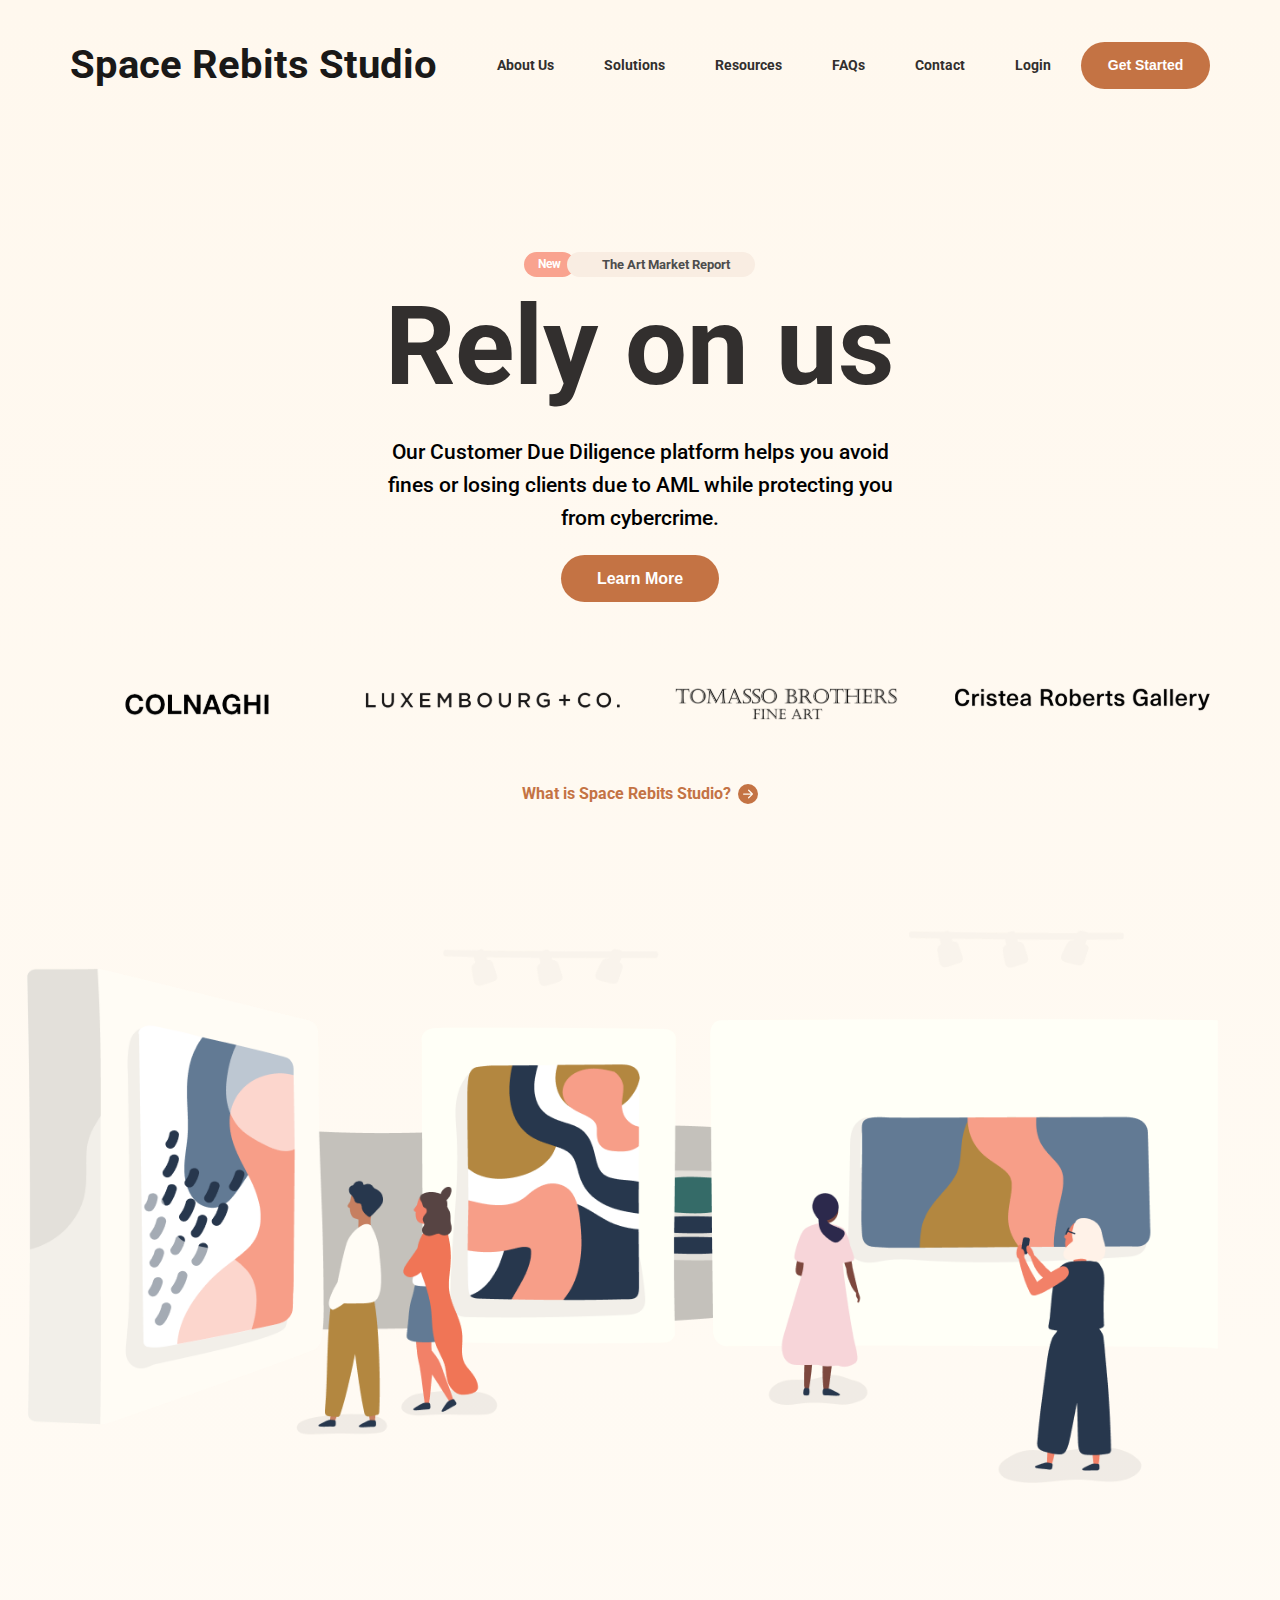
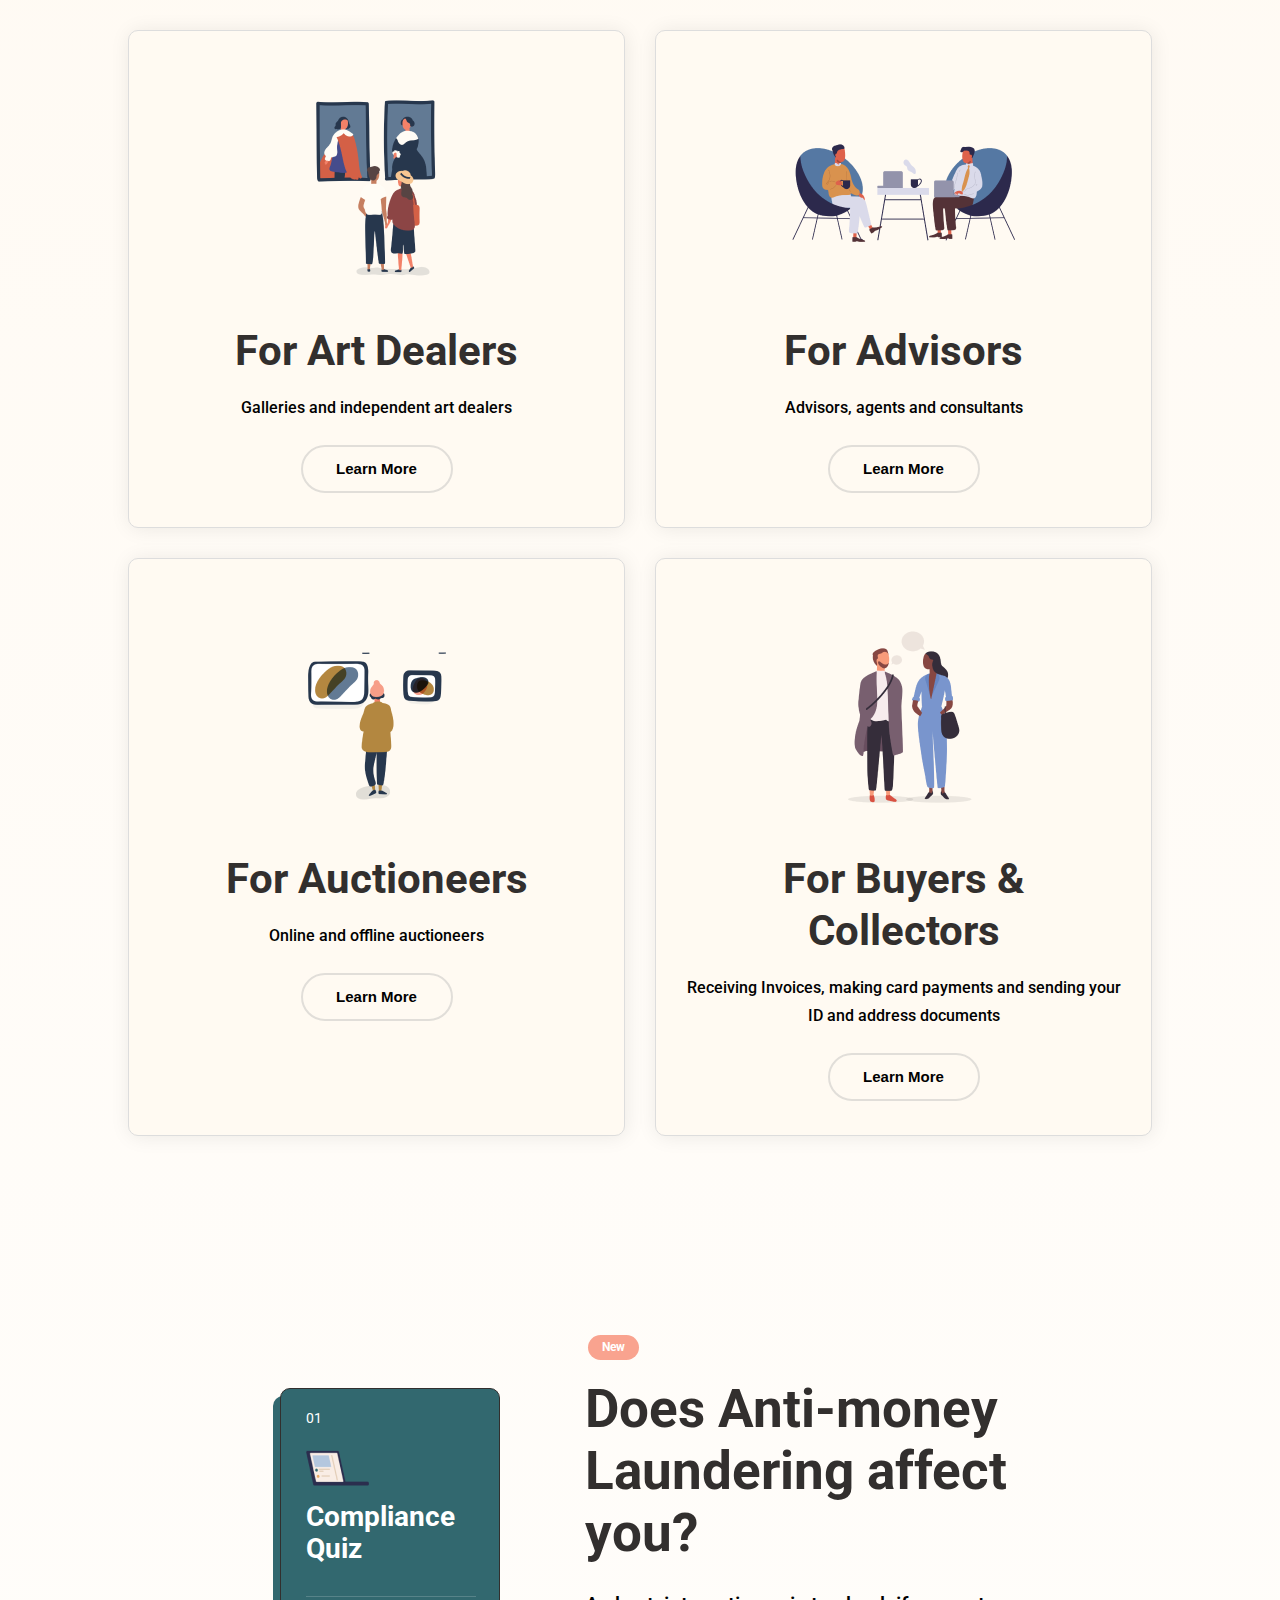
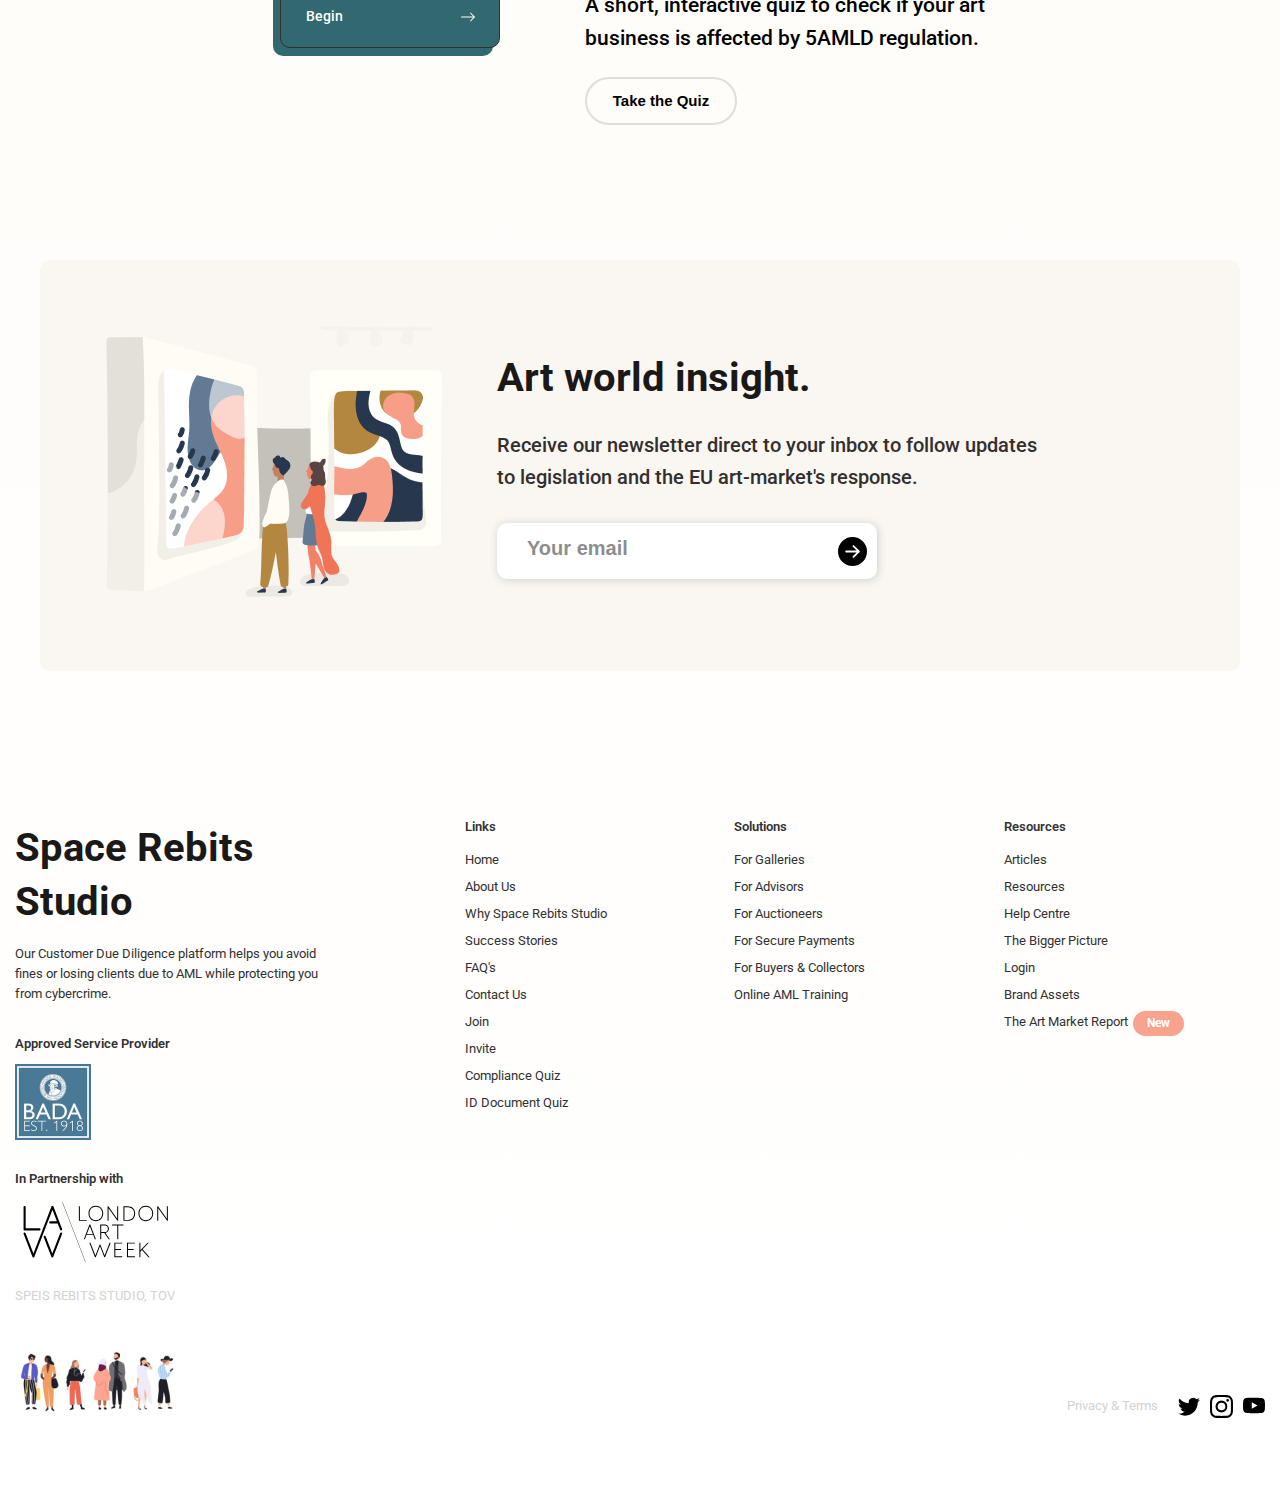
<file: index.html>
<!DOCTYPE html>
<html lang="en">
<head>
  <meta charset="UTF-8">
  <meta name="viewport" content="width=device-width, initial-scale=1.0">
  <link rel="preconnect" href="https://fonts.googleapis.com">
  <link rel="preconnect" href="https://fonts.gstatic.com" crossorigin>
  <link href="https://fonts.googleapis.com/css2?family=Roboto:ital,wght@0,100;0,300;0,400;0,500;0,700;0,900;1,100;1,300;1,400;1,500;1,700;1,900&display=swap" rel="stylesheet">
  <link rel="stylesheet" href="./style.css">
  <link rel="icon" href="assets/favicon.ico">
  
</head>
<body>
  <header>
    <div class="container">
      <div class="header-container">
        <div class="logo">
          <h4>Space Rebits Studio</h4>
        </div>
        <nav class="header-menu">
          <ul class="nav-list">
            <li class="nav-list__item"><a href="#">About Us</a></li>
            <li class="nav-list__item"><a href="#">Solutions</a></li>
            <li class="nav-list__item"><a href="#">Resources</a></li>
            <li class="nav-list__item"><a href="#">FAQs</a></li>
            <li class="nav-list__item"><a href="#">Contact</a></li>
            <li class="nav-list__item"><a href="#">Login</a></li>
          </ul>
          <div class="signup">
            <button class="btn btn-signup">Get started</button>
          </div>
          <div class="menu-burger-btn">
            <span></span>
            <span></span>
            <span></span>
          </div>
        </nav>
      </div>
    </div>
  </header>

  <main>
    <section class="hero-section">
      <div class="container hero-container">
        <div class="hero-container__feature">
          <div class="new-feature">
            <span class="new-feature__text">New</span>
          </div>
          <div class="feature">
            <span class="feature__text">The Art Market Report</span>
          </div>
        </div>
        <h1>Rely on us</h1>
        <p class="hero-container__descr">Our <span>customer due diligence</span> platform helps you avoid fines or losing clients due to AML while protecting you from cybercrime.</p>
        <button class="btn btn-learn">Learn more</button>
        <div class="hero-container__clients">
          <div>
            <img src="./assets/svg/colnaghi.svg" alt="colnaghi logo">
          </div>
          <div>
            <img src="./assets/svg/luxembourg.svg" alt="luxembourg logo">
          </div>
          <div>
            <img src="./assets/svg/tomasso_bro.svg" alt="tomasso brothers logo">
          </div>
          <div>
            <img src="./assets/svg/cristea_gal.svg" alt="cristea roberts gallery logo">
          </div>
        </div>
        <div class="hero-container__about">
            <a href="#">What is Space Rebits Studio?</a>
            <a href="#">
              <svg xmlns="http://www.w3.org/2000/svg" width="20" height="20" fill="currentColor" class="bi bi-arrow-right-circle-fill" viewBox="0 0 16 16">
                <path d="M8 0a8 8 0 1 1 0 16A8 8 0 0 1 8 0M4.5 7.5a.5.5 0 0 0 0 1h5.793l-2.147 2.146a.5.5 0 0 0 .708.708l3-3a.5.5 0 0 0 0-.708l-3-3a.5.5 0 1 0-.708.708L10.293 7.5z"/>
              </svg>
            </a>
        </div>
        <img src="./assets/img/bg.png" alt="people in a gallery" class="img-bg">
      </div>
    </section>

    <section>
      <div class="container">
        <div class="main-content">
          <article class="main-content__item">
            <div class="main-content__item-img">
              <img src="./assets/img/frame_1.png" alt="art dealers">
            </div>
            <div class="main-content__item-title">
              <h3>For art dealers</h3>
            </div>
            <div class="main-content__item-text">
              <p>Galleries and independent art dealers</p>
            </div>
            <div class="main-content__item-button">
              <button class="btn btn-white">Learn more</button>
            </div>
          </article>
          <article class="main-content__item">
            <div class="main-content__item-img">
              <img src="./assets/img/frame_2.png" alt="art dealers">
            </div>
            <div class="main-content__item-title">
              <h3>For advisors</h3>
            </div>
            <div class="main-content__item-text">
              <p>Advisors, agents and consultants</p>
            </div>
            <div class="main-content__item-button">
              <button class="btn btn-white">Learn more</button>
            </div>
          </article>
          <article class="main-content__item">
            <div class="main-content__item-img">
              <img src="./assets/img/frame_3.png" alt="art dealers">
            </div>
            <div class="main-content__item-title">
              <h3>For auctioneers</h3>
            </div>
            <div class="main-content__item-text">
              <p>Online and offline auctioneers</p>
            </div>
            <div class="main-content__item-button">
              <button class="btn btn-white">Learn more</button>
            </div>
          </article>
          <article class="main-content__item">
            <div class="main-content__item-img">
              <img src="./assets/img/frame_4.png" alt="art dealers">
            </div>
            <div class="main-content__item-title">
              <h3>For buyers & collectors</h3>
            </div>
            <div class="main-content__item-text">
              <p>Receiving Invoices, making card payments and sending your ID and address documents</p>
            </div>
            <div class="main-content__item-button">
              <button class="btn btn-white">Learn more</button>
            </div>
          </article>
        </div>
      </div>
    </section>

    <section>
      <div class="container promo-container">
        <article class="promo-container__quiz">
          <img src="./assets/img/laptop.png" alt="laptop icon">
          <p class="promo-container__quiz-link"><a href="#">Compliance quiz</a></p>
          <div class="promo-container__quiz-bottom">
            <p class="quiz-bottom-text">Begin</p>
            <svg xmlns="http://www.w3.org/2000/svg" width="16" height="16" fill="currentColor" class="bi bi-arrow-right" viewBox="0 0 16 16">
              <path fill-rule="evenodd" d="M1 8a.5.5 0 0 1 .5-.5h11.793l-3.147-3.146a.5.5 0 0 1 .708-.708l4 4a.5.5 0 0 1 0 .708l-4 4a.5.5 0 0 1-.708-.708L13.293 8.5H1.5A.5.5 0 0 1 1 8"/>
            </svg>
          </div>
        </article>
        <div class="promo-container__descr">
          <div class="new-feature">
            <span class="new-feature__text">New</span>
          </div>
          <div class="promo-container__descr-title">
            <h2>Does <span>Anti-money Laundering</span> affect you?</h2>
          </div>
          <div class="promo-container__descr-text">
            <p>A short, interactive quiz to check if your art business is affected by 5AMLD regulation.</p>
          </div>
          <div class="promo-container__descr-button">
            <button class="btn btn-white">Take <span>the</span> quiz</button>
          </div>
        </div>
      </div>
    </section>

    <section class="subscr-section">
      <div class="container">
        <div class="subscr-container">
          <img src="./assets/img/frame_5.png" alt="gallery image">
          <div class="subscr-container__content">
            <div class="subscr-container__content-title">
              <h4>Art world insight.</h4>
            </div>
            <div class="subscr-container__content-text">
              <p>Receive our newsletter direct to your inbox to follow updates to legislation and the EU art-market's response.</p>
            </div>
            <form action="#" class="subscr-container__content-input">
              <input type="email" pattern=".+@.+\..+" placeholder="Your email">
              <button>
                <svg xmlns="http://www.w3.org/2000/svg" width="29" height="29" fill="currentColor" class="bi bi-arrow-right-circle-fill" viewBox="0 0 16 16">
                  <path d="M8 0a8 8 0 1 1 0 16A8 8 0 0 1 8 0M4.5 7.5a.5.5 0 0 0 0 1h5.793l-2.147 2.146a.5.5 0 0 0 .708.708l3-3a.5.5 0 0 0 0-.708l-3-3a.5.5 0 1 0-.708.708L10.293 7.5z"/>
                </svg>
              </button>
            </form>
          </div>
        </div>
      </div>
    </section>
  </main>

  <footer>
    <div class="container footer-container">
      <div class="footer-top">
        <div class="footer-top-left">
          <div class="footer-top-left__logo">
            <h4>Space Rebits Studio</h4>
          </div>
          <div class="footer-top-left__text">
            <p>Our Customer Due Diligence platform helps you avoid <br>fines or losing clients due to AML while protecting you <br>from cybercrime.</p>
          </div>
          <div class="footer-top-left__title">
            <p>Approved Service Provider</p>
          </div>
          <div class="footer-top-left__img">
            <img src="./assets/img/bada.png" alt="bada logo">
          </div>
          <div class="footer-top-left__title">
            <p>In Partnership with</p>
          </div>
          <div class="footer-top-left__img">
            <img src="./assets/svg/logo_partner.svg" alt="london art week logo">
          </div>
          <div class="footer-top-left__copyright">
            <p>SPEIS REBITS STUDIO, TOV</p>
          </div>
        </div>
        <div class="footer-top-right">
          <div class="footer-top-right__links">
            <div class="footer-top-right__title">
              <p>Links</p>
            </div>
            <ul class="footer-top-right__list">
              <li class="footer-top-right__list-item">
                <a href="#">Home</a>
              </li>
              <li class="footer-top-right__list-item">
                <a href="#">About us</a>
              </li>
              <li class="footer-top-right__list-item">
                <a href="#">Why Space Rebits Studio</a>
              </li>
              <li class="footer-top-right__list-item">
                <a href="#">Success stories</a>
              </li>
              <li class="footer-top-right__list-item">
                <a href="#">FAQ's</a>
              </li>
              <li class="footer-top-right__list-item">
                <a href="#">Contact us</a>
              </li>
              <li class="footer-top-right__list-item">
                <a href="#">Join</a>
              </li>
              <li class="footer-top-right__list-item">
                <a href="#">Invite</a>
              </li>
              <li class="footer-top-right__list-item">
                <a href="#">Compliance quiz</a>
              </li>
              <li class="footer-top-right__list-item">
                <a href="#">ID document quiz</a>
              </li>
            </ul>
          </div>
          <div class="footer-top-right__solutions">
            <div class="footer-top-right__title">
              <p>Solutions</p>
            </div>
            <ul class="footer-top-right__list">
              <li class="footer-top-right__list-item">
                <a href="#">For galleries</a>
              </li>
              <li class="footer-top-right__list-item">
                <a href="#">For advisors</a>
              </li>
              <li class="footer-top-right__list-item">
                <a href="#">For auctioneers</a>
              </li>
              <li class="footer-top-right__list-item">
                <a href="#">For secure payments</a>
              </li>
              <li class="footer-top-right__list-item">
                <a href="#">For buyers & collectors</a>
              </li>
              <li class="footer-top-right__list-item">
                <a href="#">Online AML training</a>
              </li>
            </ul>
          </div>
          <div class="footer-top-right__resources">
            <div class="footer-top-right__title">
              <p>Resources</p>
            </div>
            <ul class="footer-top-right__list">
              <li class="footer-top-right__list-item">
                <a href="#">Articles</a>
              </li>
              <li class="footer-top-right__list-item">
                <a href="#">Resources</a>
              </li>
              <li class="footer-top-right__list-item">
                <a href="#">Help centre</a>
              </li>
              <li class="footer-top-right__list-item">
                <a href="#">The bigger picture</a>
              </li>
              <li class="footer-top-right__list-item">
                <a href="#">Login</a>
              </li>
              <li class="footer-top-right__list-item">
                <a href="#">Brand assets</a>
              </li>
              <li class="footer-top-right__list-item new-item">
                <a href="#">The art market report</a>
              </li>
            </ul>
          </div>
        </div>
      </div>
      <div class="footer-bottom">
        <div class="footer-bottom-left">
          <img src="./assets/img/people.png" alt="people">
        </div>
        <div class="footer-bottom-right">
          <div class="footer-bottom-right__text">
            <p><a href="#">Privacy & Terms</a></p>
          </div>
          <div class="footer-bottom-right__social">
            <a href="#">
              <svg xmlns="http://www.w3.org/2000/svg" width="22" height="22" fill="currentColor" class="bi bi-twitter" viewBox="0 0 16 16">
                <path d="M5.026 15c6.038 0 9.341-5.003 9.341-9.334q.002-.211-.006-.422A6.7 6.7 0 0 0 16 3.542a6.7 6.7 0 0 1-1.889.518 3.3 3.3 0 0 0 1.447-1.817 6.5 6.5 0 0 1-2.087.793A3.286 3.286 0 0 0 7.875 6.03a9.32 9.32 0 0 1-6.767-3.429 3.29 3.29 0 0 0 1.018 4.382A3.3 3.3 0 0 1 .64 6.575v.045a3.29 3.29 0 0 0 2.632 3.218 3.2 3.2 0 0 1-.865.115 3 3 0 0 1-.614-.057 3.28 3.28 0 0 0 3.067 2.277A6.6 6.6 0 0 1 .78 13.58a6 6 0 0 1-.78-.045A9.34 9.34 0 0 0 5.026 15"/>
              </svg>
            </a>
            <a href="#">
              <svg xmlns="http://www.w3.org/2000/svg" width="23" height="23" fill="currentColor" class="bi bi-instagram" viewBox="0 0 16 16">
                <path d="M8 0C5.829 0 5.556.01 4.703.048 3.85.088 3.269.222 2.76.42a3.9 3.9 0 0 0-1.417.923A3.9 3.9 0 0 0 .42 2.76C.222 3.268.087 3.85.048 4.7.01 5.555 0 5.827 0 8.001c0 2.172.01 2.444.048 3.297.04.852.174 1.433.372 1.942.205.526.478.972.923 1.417.444.445.89.719 1.416.923.51.198 1.09.333 1.942.372C5.555 15.99 5.827 16 8 16s2.444-.01 3.298-.048c.851-.04 1.434-.174 1.943-.372a3.9 3.9 0 0 0 1.416-.923c.445-.445.718-.891.923-1.417.197-.509.332-1.09.372-1.942C15.99 10.445 16 10.173 16 8s-.01-2.445-.048-3.299c-.04-.851-.175-1.433-.372-1.941a3.9 3.9 0 0 0-.923-1.417A3.9 3.9 0 0 0 13.24.42c-.51-.198-1.092-.333-1.943-.372C10.443.01 10.172 0 7.998 0zm-.717 1.442h.718c2.136 0 2.389.007 3.232.046.78.035 1.204.166 1.486.275.373.145.64.319.92.599s.453.546.598.92c.11.281.24.705.275 1.485.039.843.047 1.096.047 3.231s-.008 2.389-.047 3.232c-.035.78-.166 1.203-.275 1.485a2.5 2.5 0 0 1-.599.919c-.28.28-.546.453-.92.598-.28.11-.704.24-1.485.276-.843.038-1.096.047-3.232.047s-2.39-.009-3.233-.047c-.78-.036-1.203-.166-1.485-.276a2.5 2.5 0 0 1-.92-.598 2.5 2.5 0 0 1-.6-.92c-.109-.281-.24-.705-.275-1.485-.038-.843-.046-1.096-.046-3.233s.008-2.388.046-3.231c.036-.78.166-1.204.276-1.486.145-.373.319-.64.599-.92s.546-.453.92-.598c.282-.11.705-.24 1.485-.276.738-.034 1.024-.044 2.515-.045zm4.988 1.328a.96.96 0 1 0 0 1.92.96.96 0 0 0 0-1.92m-4.27 1.122a4.109 4.109 0 1 0 0 8.217 4.109 4.109 0 0 0 0-8.217m0 1.441a2.667 2.667 0 1 1 0 5.334 2.667 2.667 0 0 1 0-5.334"/>
              </svg>
            </a>
            <a href="#">
              <svg xmlns="http://www.w3.org/2000/svg" width="22" height="22" fill="currentColor" class="bi bi-youtube" viewBox="0 0 16 16">
                <path d="M8.051 1.999h.089c.822.003 4.987.033 6.11.335a2.01 2.01 0 0 1 1.415 1.42c.101.38.172.883.22 1.402l.01.104.022.26.008.104c.065.914.073 1.77.074 1.957v.075c-.001.194-.01 1.108-.082 2.06l-.008.105-.009.104c-.05.572-.124 1.14-.235 1.558a2.01 2.01 0 0 1-1.415 1.42c-1.16.312-5.569.334-6.18.335h-.142c-.309 0-1.587-.006-2.927-.052l-.17-.006-.087-.004-.171-.007-.171-.007c-1.11-.049-2.167-.128-2.654-.26a2.01 2.01 0 0 1-1.415-1.419c-.111-.417-.185-.986-.235-1.558L.09 9.82l-.008-.104A31 31 0 0 1 0 7.68v-.123c.002-.215.01-.958.064-1.778l.007-.103.003-.052.008-.104.022-.26.01-.104c.048-.519.119-1.023.22-1.402a2.01 2.01 0 0 1 1.415-1.42c.487-.13 1.544-.21 2.654-.26l.17-.007.172-.006.086-.003.171-.007A100 100 0 0 1 7.858 2zM6.4 5.209v4.818l4.157-2.408z"/>
              </svg>
            </a>
          </div>
        </div>
      </div>
    </div>
  </footer>
  <script src="script.js"></script>
</body>
</html>
</file>
<file: style.css>
* {
  box-sizing: border-box;
  margin: 0;
  padding: 0;
}
html {
  scroll-behavior: smooth;
  overflow: overlay; 
}
body {
  min-height: 100vh;
  font-family: "Roboto", sans-serif;
  background-image: linear-gradient(to bottom, #FFF8EE, #fff);
}
h1 {
  margin-top: 12px;
  margin-bottom: 30px;
  font-size: 110px;
  font-weight: 700;
  line-height: 119px;
  color: #322F2E;
}
h2 {
  font-size: 53px;
  font-weight: 700;
  line-height: 62px;
  color: #322F2E;
  text-wrap: wrap;
}
h3 {
  font-size: 42px;
  font-weight: 700;
  line-height: 52px;
  color: #322F2E;
  text-transform: capitalize;
  text-align: center;
}
h4 {
  font-size: 40px;
  font-weight: 700;
  line-height: 54px;
  color: #1A1918;
}
li {
  list-style: none;
}
a {
  text-decoration: none;
}
a:hover {
  text-decoration: underline;
  cursor: pointer;
}
.container {
  max-width: 1440px;
  margin: 0 auto;
  padding: 0 15px;
}
.header-container {
  width: 100%;
  display: flex;
  align-items: center;
  justify-content: space-between;
  height: 90px;
  margin-top: 20px;
  margin-bottom: 140px;
}
.logo {
  padding-left: 55px;
}
.header-menu {
  display: flex;
  justify-content: space-between;
  align-items: center;
  gap: 30px;
}
.nav-list {
  display: flex;
  align-items: center;
  gap: 50px;
}
.nav-list__item {
  font-size: 14px;
  font-weight: 700;
  line-height: 20px;
}
.nav-list__item > a {
  color: #322F2E;
}
.signup {
  padding-right: 55px;
}
.btn-signup {
  width: 129px;
  height: 47px;
  font-size: 14px;
  background-color: #C47344;
  color: #FFF;
  border: none;
}
.btn-signup:hover {
  background-color: #A25D3C;
}
.btn {
  border-radius: 50px;
  font-weight: 700;
  cursor: pointer;
  text-transform: capitalize;
}
.menu-burger-btn {
  display: none;
}
.hero-container {
  display: flex;
  flex-direction: column;
  justify-content: center;
  align-items: center;
  margin-bottom: 140px;
}
.hero-container__feature {
  display: flex;
  justify-content: center;
  align-items: center;
}
.feature {
  position: relative;
  top: 2px;
  left: -5px;
  width: 188px;
  height: 25px;
  background-color: #F9EDE2;
  border: none;
  border-radius: 50px;
  text-align: center;
  z-index: 2;
}
.feature__text {
  padding-left: 10px;
  font-size: 13px;
  line-height: 25px;
  font-weight: 700;
  text-transform: capitalize;
  color: #4D4D4D;
}
.new-feature {
  position: relative;
  top: 2px;
  left: 3px;
  width: 51px;
  height: 25px;
  text-align: center;
  background-color: #F9A38F;
  border-radius: 50px;
  z-index: 1;
}
.new-feature__text {
  font-size: 12px;
  line-height: 25px;
  font-weight: 700;
  color: #FFF;
}
.hero-container__descr {
  margin-bottom: 20px;
  font-size: 21px;
  font-weight: 500;
  line-height: 33px;
  text-align: center;
  text-wrap: wrap;
  max-width: 524px;
}
.hero-container__descr > span {
  text-transform: capitalize;
}
.btn-learn {
  width: 158px;
  height: 47px;
  font-size: 16px;
  background-color: #C47344;
  color: #FFF;
  border: none;
}
.btn-learn:hover {
  background-color: #A25D3C;
}
.hero-container__clients {
  display: grid;
  grid-template-columns: repeat(4, 1fr);
  grid-template-rows: auto;
  grid-auto-flow: row;
  gap: 40px;
  margin-top: 50px;
}
.hero-container__about {
  display: flex;
  gap: 7px;
  margin-top: 30px;
  margin-bottom: 99px;
  font-size: 16px;
  line-height: 20px;
  font-weight: 700;
}
.hero-container__about > a {
  color: #C47344;
}
.img-bg {
  width: 100%;
}
.main-content {
  display: grid;
  grid-template-columns: repeat(2, 497px);
  grid-template-rows: auto;
  grid-auto-flow: row;
  gap: 30px;
  justify-content: center;
  margin-bottom: 252px;
}
.main-content__item {
  background-color: #FFFAF2;
  border: 1px solid #DDDDDD;
  box-shadow: 1px 1px 20px 0px rgba(0, 0, 0, 0.08);
  border-radius: 10px;
  word-wrap: break-word;
  text-align: center;
}
.main-content__item:nth-child(-n+2) {
  height: 498px;
}
.main-content__item:last-child {
  height: 578px;
}
.btn-white {
  width: 152px;
  height: 48px;
  font-size: 15px;
  line-height: 20px;
  color: #000;
  background-color: transparent;
  border: 2px solid #E1DED9;
}
.btn-white:hover {
  background-color: #E1DED9;
}
.main-content__item-img {
  padding-top: 49px;
  padding-bottom: 20px;
}
.main-content__item-title {
  padding: 0 50px 17px 50px;
}
.main-content__item-text {
  padding: 0 25px 23px 25px;
}
.main-content__item-text > p {
  font-size: 16px;
  font-weight: 500;
  line-height: 28px;
}
.main-content__item-button {
  padding-bottom: 32px;
}
.promo-container {
  padding-left: 70px;
  margin-bottom: 135px;
  display: flex;
  justify-content: center;
  align-items: flex-start;
  gap: 85px;
}
.promo-container__quiz {
  position: relative;
  width: 220px;
  height: 260px;
  background-color: #32686F;
  border-radius: 10px;
  border: 1px solid #322F2E;
  padding-top: 60px;
  padding-left: 25px;
  box-shadow: -7px 8px 0px 0px #32686F;
}
.promo-container__quiz::before {
  content: "01";
  position: absolute;
  top: 19px;
  left: 25px;
  font-size: 14px;
  line-height: 20px;
  color: #FFF;
  margin: 0 auto;
}
.promo-container__quiz-link {
  margin-top: 10px;
  font-size: 28px;
  font-weight: 700;
  line-height: 32px;
  color: #FFF;
  text-transform: capitalize;
}
.promo-container__quiz-link a {
  color: #FFF;
}
.promo-container__quiz-link a::before {
  position: absolute;
  content: '';
  inset: 0;
  z-index: 1;
}
.quiz-bottom-text {
  font-weight: 500;
  font-size: 14px;
  line-height: 20px;
  color: #FFF;
}
.promo-container__quiz-bottom {
  position: relative;
  margin-top: 41px;
  display: flex;
  justify-content: flex-start;
  align-items: center;
  gap: 114px;
}
.promo-container__quiz-bottom svg {
  position: relative;
  top: 1px;
  left: 3px;
  color: #FFF;
}
.promo-container__quiz-bottom::before {
  content: "";
  position: absolute;
  top: -10px;
  left: -23px;
  right: 0;
  width: 170px;
  height: 1px;
  background-color: #FFF;
  opacity: 0.18;
  margin: 0 auto;
}
.promo-container__descr {
  width: 470px;
  display: flex;
  flex-direction: column;
}
.promo-container__descr > .new-feature {
  top: -53px;
}
.promo-container__descr-title {
  margin-top: -35px;
  margin-bottom: 25px;
}
.promo-container__descr-title > span {
  text-transform: capitalize;
}
.promo-container__descr-text {
  margin-bottom: 22px;
}
.promo-container__descr-text > p {
  font-size: 21px;
  font-weight: 500;
  line-height: 33px;
}
.btn > span {
  text-transform: lowercase;
}
.subscr-section {
  margin-bottom: 150px;
}
.subscr-container {
  padding: 43px 60px;
  margin: 0 auto;
  display: flex;
  justify-content: flex-start;
  max-width: 1200px;
  gap: 51px;
  background-color: #FAF7F3;
  border-radius: 10px;
}
.subscr-container__content {
  width: 550px;
}
.subscr-container__content-title {
  margin-top: 48px;
  margin-bottom: 24px;
}
.subscr-container__content-text {
  margin-bottom: 30px;
}
.subscr-container__content-text p {
  font-size: 20px;
  font-weight: 500;
  line-height: 32px;
  color: #322F2E;
}
.subscr-container__content-input {
  padding: 10px;
  width: 380px;
  display: flex;
  border: none;
  border-radius: 10px;
  box-shadow: 1px 1px 10px 0px rgba(0, 0, 0, 0.164);
  background: #fff;
}
.subscr-container__content-input input {
  width: 100%;
  border: none;
  padding-left: 20px;
  background: #fff;
  border-radius: 10px 0 0 10px;
}
.subscr-container__content-input input::placeholder {
  color: #000000;
  opacity: 0.45;
  font-size: 20px;
  font-weight: 600;
  line-height: 32px;
}
.subscr-container__content-input button {
  background: #fff;
  border: none;
  padding-top: 4px;
  padding-left: 6px;
  cursor: pointer;
  border-radius: 0 10px 10px 0;
}
.footer-container {
  margin-bottom: 80px;
}
.footer-top {
  padding: 0 115px;
  display: grid;
  grid-template-columns: 1fr 2fr;
  gap: 189px;
}
.footer-top-left {
  max-width: 340px;
}
.footer-top-left__logo {
  margin-bottom: 15px;
}
.footer-top-left__text {
  margin-bottom: 30px;
}
.footer-top-left__text p {
  font-size: 13px;
  font-weight: 400;
  line-height: 20px;
  color: #313131;
}
.footer-top-left__title {
  margin-bottom: 10px;
}
.footer-top-left__title p {
  font-size: 13px;
  font-weight: 600;
  line-height: 20px;
  color: #313131;
}
.footer-top-left__img {
  margin-bottom: 25px;
}
.footer-top-left__copyright {
  margin-top: -9px;
}
.footer-top-left__copyright p {
  font-size: 13px;
  font-weight: 400;
  line-height: 20px;
  color: #D3D3D3;
  margin-bottom: 20px;
}
.footer-top-right {
  display: grid;
  grid-template-columns: 1fr 1fr 1fr;
  gap: 8px;
}
.footer-top-right__title p {
  font-size: 13px;
  font-weight: 600;
  line-height: 20px;
  color: #333333;
}
.footer-top-right__title {
  margin-top: -4px;
  margin-bottom: 12px;
}
.footer-top-right__list-item {
  margin-bottom: 6px;
}
.footer-top-right__list-item a {
  font-size: 13px;
  font-weight: 400;
  line-height: 20px;
  color: #313131;
  text-transform: capitalize;
}
.new-item {
  position: relative;
}
.new-item::after {
  position: absolute;
  margin-left: 5px;
  content: "New";
  width: 51px;
  height: 25px;
  text-align: center;
  background-color: #F9A38F;
  border-radius: 50px;
  font-size: 12px;
  line-height: 25px;
  font-weight: 700;
  color: #FFF;
}
.footer-bottom {
  padding: 0 115px;
  display: flex;
  justify-content: space-between;
  align-items: flex-end;
}
.footer-bottom-left {
  padding-top: 16px;
}
.footer-bottom-right {
  display: flex;
  gap: 20px;
}
.footer-bottom-right__text a {
  font-size: 13px;
  font-weight: 400;
  line-height: 20px;
  color: #D3D3D3;
}
.footer-bottom-right__social {
  display: flex;
  gap: 10px;
}
.footer-bottom-right__social a {
  color: #000;
}
.footer-bottom-right__social a:hover {
  color: #C47344;
  text-decoration: none;
}

@media (max-width: 1380px) {
  .footer-top {
    gap: 50px;
    padding: 0;
  }  
  .footer-bottom {
    padding: 0;
  }
}
@media (max-width: 1200px) {
  .hero-container__clients {
    grid-template-columns: repeat(2, 1fr);
  }
}
@media (max-width: 1080px) {
  .header-container {
    justify-content: space-between;
  }
  .nav-list {
      display: flex;
      height: 420px;
      width: 300px;
      z-index: 2;
      flex-direction: column;
      justify-content: start;
      align-items: center;
      gap: 30px;
      position: fixed;
      top: 0px;
      right: -500px;
      padding-top: 100px;
      background-color: #F9EDE2;
      transition: 1s;
  }
  .logo {
    padding-left: 0;
  }
  .signup {
    padding-right: 0;
  }
  .menu-open {
      right: 0;
      position: absolute;
      z-index: 3;
  }
  .menu-burger-btn {
      margin-right: 20px;
      display: flex;
      flex-direction: column;
      gap: 8px;
      position: relative;
      z-index: 3;
  }
  .menu-burger-btn::before {
      content: "";
      position: absolute;
      width: 55px;
      height: 32px;
      top: -5px;
      left: -5px;
  }
  .menu-burger-btn span {
      height: 2px;
      width: 45px;
      background: #000;
      transition: .5s;
  }
  .menu-active span:nth-of-type(1) {
      transform: translateY(10px) rotate(45deg);
  }
  .menu-active span:nth-of-type(2) {
      display: none;
  }
  .menu-active span:nth-of-type(3) {
      transform: rotate(-45deg);
  }
  .main-content {
    grid-template-columns: repeat(2, 400px);
    margin-bottom: 200px;
  }
}
@media (max-width: 935px) {
  .subscr-container {
    justify-content: center;
  }
  .subscr-container img {
    display: none;
  }
  .subscr-container__content {
    display: flex;
    flex-direction: column;
    align-items: center;
    width: 100%;
    text-align: center;
    justify-content: center;
  }
  .footer-top {
    gap: 10px;
  }  
}
@media (max-width: 870px) {
  .main-content {
    grid-template-columns: 1fr;
  }
  .footer-top {
    display: flex;
    flex-direction: column;
    justify-content: center;
    align-items: center;
  }
  .footer-top-left {
    display: flex;
    flex-direction: column;
    text-align: center;
    align-items: center;
    justify-content: center;
    order: 2;
  }
  .footer-bottom {
    justify-content: space-evenly;
  }
}
@media (max-width: 800px) {
  h2 {
    text-align: center;
  }
  .promo-container {
    padding-left: 15px;
  }
  .promo-container__quiz {
    display: none;
  }
  .promo-container__descr {
    justify-content: center;
    align-items: center;
    width: 100%;
  }
  .promo-container__descr-text > p {
    text-align: center;
  }
}
@media (max-width: 600px) {
  h1 {
    font-size: 80px;
    line-height: 90px;
  }
  .hero-container__clients {
    grid-template-columns: 1fr;
    gap: 1px;
  }
  .hero-container__descr {
    font-size: 20px;
  }
  .subscr-container {
    padding: 30px 20px;
  }
  .footer-top-right {
    display: none;
  }
}
@media (max-width: 500px) {
  h2 {
    font-size: 40px;
    line-height: 50px;
  }
  .subscr-container__content-input {
    width: 300px;
  }
}
</file>
